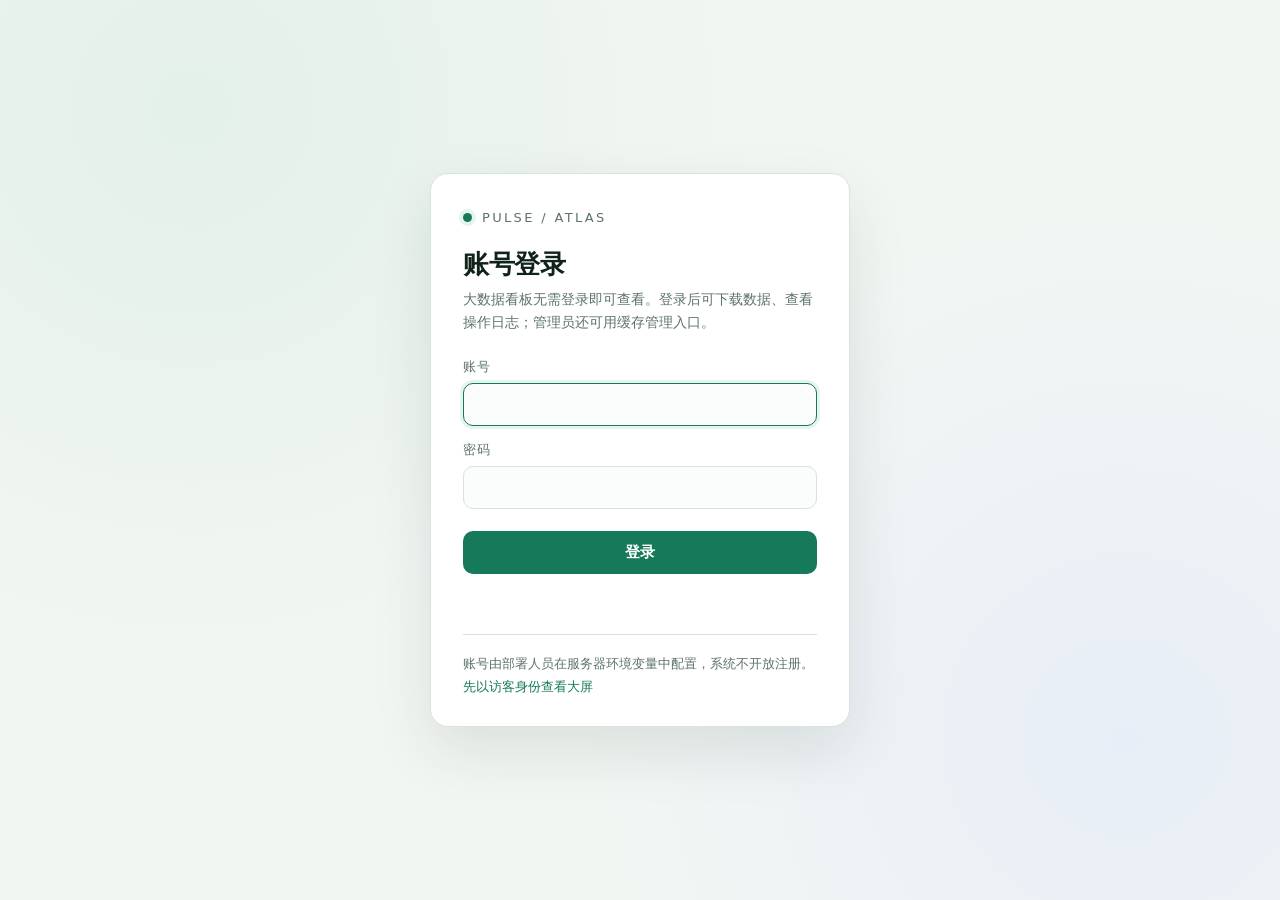
<file: backend/src/main/resources/static/login.html>
<!doctype html>
<html lang="zh-CN" data-theme="light">
<head>
    <meta charset="utf-8">
    <meta name="viewport" content="width=device-width, initial-scale=1">
    <meta name="theme-color" content="#f5f8f6">
    <title>PULSE ATLAS / 账号登录</title>
    <style>
        :root {
            --ink: #10231b;
            --muted: #5d7268;
            --line: #d7e3dc;
            --card: #ffffff;
            --accent: #16795a;
            --accent-soft: #e6f4ee;
            --danger: #b03a2e;
            --bg: #f2f6f3;
        }

        * { box-sizing: border-box; }

        body {
            margin: 0;
            min-height: 100vh;
            display: grid;
            place-items: center;
            padding: 24px;
            background:
                radial-gradient(circle at 15% 12%, #e3f0e9 0, transparent 42%),
                radial-gradient(circle at 88% 82%, #e8eef7 0, transparent 40%),
                var(--bg);
            font-family: "PingFang SC", "Microsoft YaHei", "Source Han Sans SC", system-ui, sans-serif;
            color: var(--ink);
        }

        .login-card {
            width: min(420px, 100%);
            background: var(--card);
            border: 1px solid var(--line);
            border-radius: 18px;
            padding: 36px 32px 28px;
            box-shadow: 0 24px 60px rgba(16, 35, 27, .10);
        }

        .brand {
            display: flex;
            align-items: center;
            gap: 10px;
            font-size: 13px;
            letter-spacing: .18em;
            text-transform: uppercase;
            color: var(--muted);
        }

        .brand-dot {
            width: 9px;
            height: 9px;
            border-radius: 50%;
            background: var(--accent);
            box-shadow: 0 0 0 4px var(--accent-soft);
        }

        h1 {
            margin: 22px 0 6px;
            font-size: 26px;
            font-weight: 600;
            letter-spacing: -.01em;
        }

        .subtitle {
            margin: 0 0 26px;
            font-size: 13.5px;
            line-height: 1.7;
            color: var(--muted);
        }

        label {
            display: block;
            margin-bottom: 16px;
        }

        label span {
            display: block;
            margin-bottom: 7px;
            font-size: 12.5px;
            color: var(--muted);
            letter-spacing: .04em;
        }

        input {
            width: 100%;
            padding: 12px 14px;
            font-size: 15px;
            color: var(--ink);
            background: #fbfdfc;
            border: 1px solid var(--line);
            border-radius: 10px;
            outline: none;
            transition: border-color .16s, box-shadow .16s;
        }

        input:focus {
            border-color: var(--accent);
            box-shadow: 0 0 0 3px var(--accent-soft);
        }

        button {
            width: 100%;
            margin-top: 6px;
            padding: 12px 16px;
            font-size: 15px;
            font-weight: 600;
            color: #fff;
            background: var(--accent);
            border: 0;
            border-radius: 10px;
            cursor: pointer;
            transition: filter .16s;
        }

        button:hover { filter: brightness(1.07); }
        button:disabled { opacity: .65; cursor: default; }

        .message {
            min-height: 20px;
            margin: 14px 0 0;
            font-size: 13px;
            color: var(--danger);
        }

        .footer-note {
            margin: 26px 0 0;
            padding-top: 18px;
            border-top: 1px solid var(--line);
            font-size: 12.5px;
            line-height: 1.8;
            color: var(--muted);
        }

        .footer-note a {
            color: var(--accent);
            text-decoration: none;
        }

        .footer-note a:hover { text-decoration: underline; }
    </style>
</head>
<body>
<main class="login-card">
    <div class="brand"><span class="brand-dot"></span><span>PULSE / ATLAS</span></div>
    <h1>账号登录</h1>
    <p class="subtitle">大数据看板无需登录即可查看。登录后可下载数据、查看操作日志；管理员还可用缓存管理入口。</p>

    <form id="login-form" novalidate>
        <label>
            <span>账号</span>
            <input type="text" id="username" name="username" autocomplete="username" required autofocus>
        </label>
        <label>
            <span>密码</span>
            <input type="password" id="password" name="password" autocomplete="current-password" required>
        </label>
        <button type="submit" id="submit-button">登录</button>
    </form>

    <p class="message" id="message" role="alert"></p>

    <p class="footer-note">
        账号由部署人员在服务器环境变量中配置，系统不开放注册。<br>
        <a href="/">先以访客身份查看大屏</a>
    </p>
</main>

<script>
    (function () {
        var STORAGE_KEY = 'pa-auth';
        var form = document.getElementById('login-form');
        var usernameInput = document.getElementById('username');
        var passwordInput = document.getElementById('password');
        var submitButton = document.getElementById('submit-button');
        var message = document.getElementById('message');

        function encodeBasic(user, pass) {
            var raw = user + ':' + pass;
            var bytes = new TextEncoder().encode(raw);
            var binary = '';
            bytes.forEach(function (byte) { binary += String.fromCharCode(byte); });
            return btoa(binary);
        }

        function showError(text) {
            message.style.color = '#b03a2e';
            message.textContent = text;
        }

        form.addEventListener('submit', function (event) {
            event.preventDefault();
            var username = usernameInput.value.trim();
            var password = passwordInput.value;
            if (!username || !password) {
                showError('请填写账号和密码');
                return;
            }
            submitButton.disabled = true;
            submitButton.textContent = '正在验证…';
            message.textContent = '';

            var token = encodeBasic(username, password);
            fetch('/api/v1/auth/me', {
                headers: { 'Authorization': 'Basic ' + token, 'Accept': 'application/json' }
            }).then(function (response) {
                if (response.status === 401) {
                    throw new Error('账号或密码不正确');
                }
                if (!response.ok) {
                    throw new Error('登录失败，服务返回 ' + response.status);
                }
                return response.json();
            }).then(function (user) {
                sessionStorage.setItem(STORAGE_KEY, JSON.stringify({ token: token, user: user }));
                message.style.color = '#16795a';
                message.textContent = '登录成功，正在进入…';
                window.location.href = '/';
            }).catch(function (error) {
                showError(error.message || '登录失败，请稍后重试');
                submitButton.disabled = false;
                submitButton.textContent = '登录';
            });
        });
    })();
</script>
</body>
</html>
</file>
